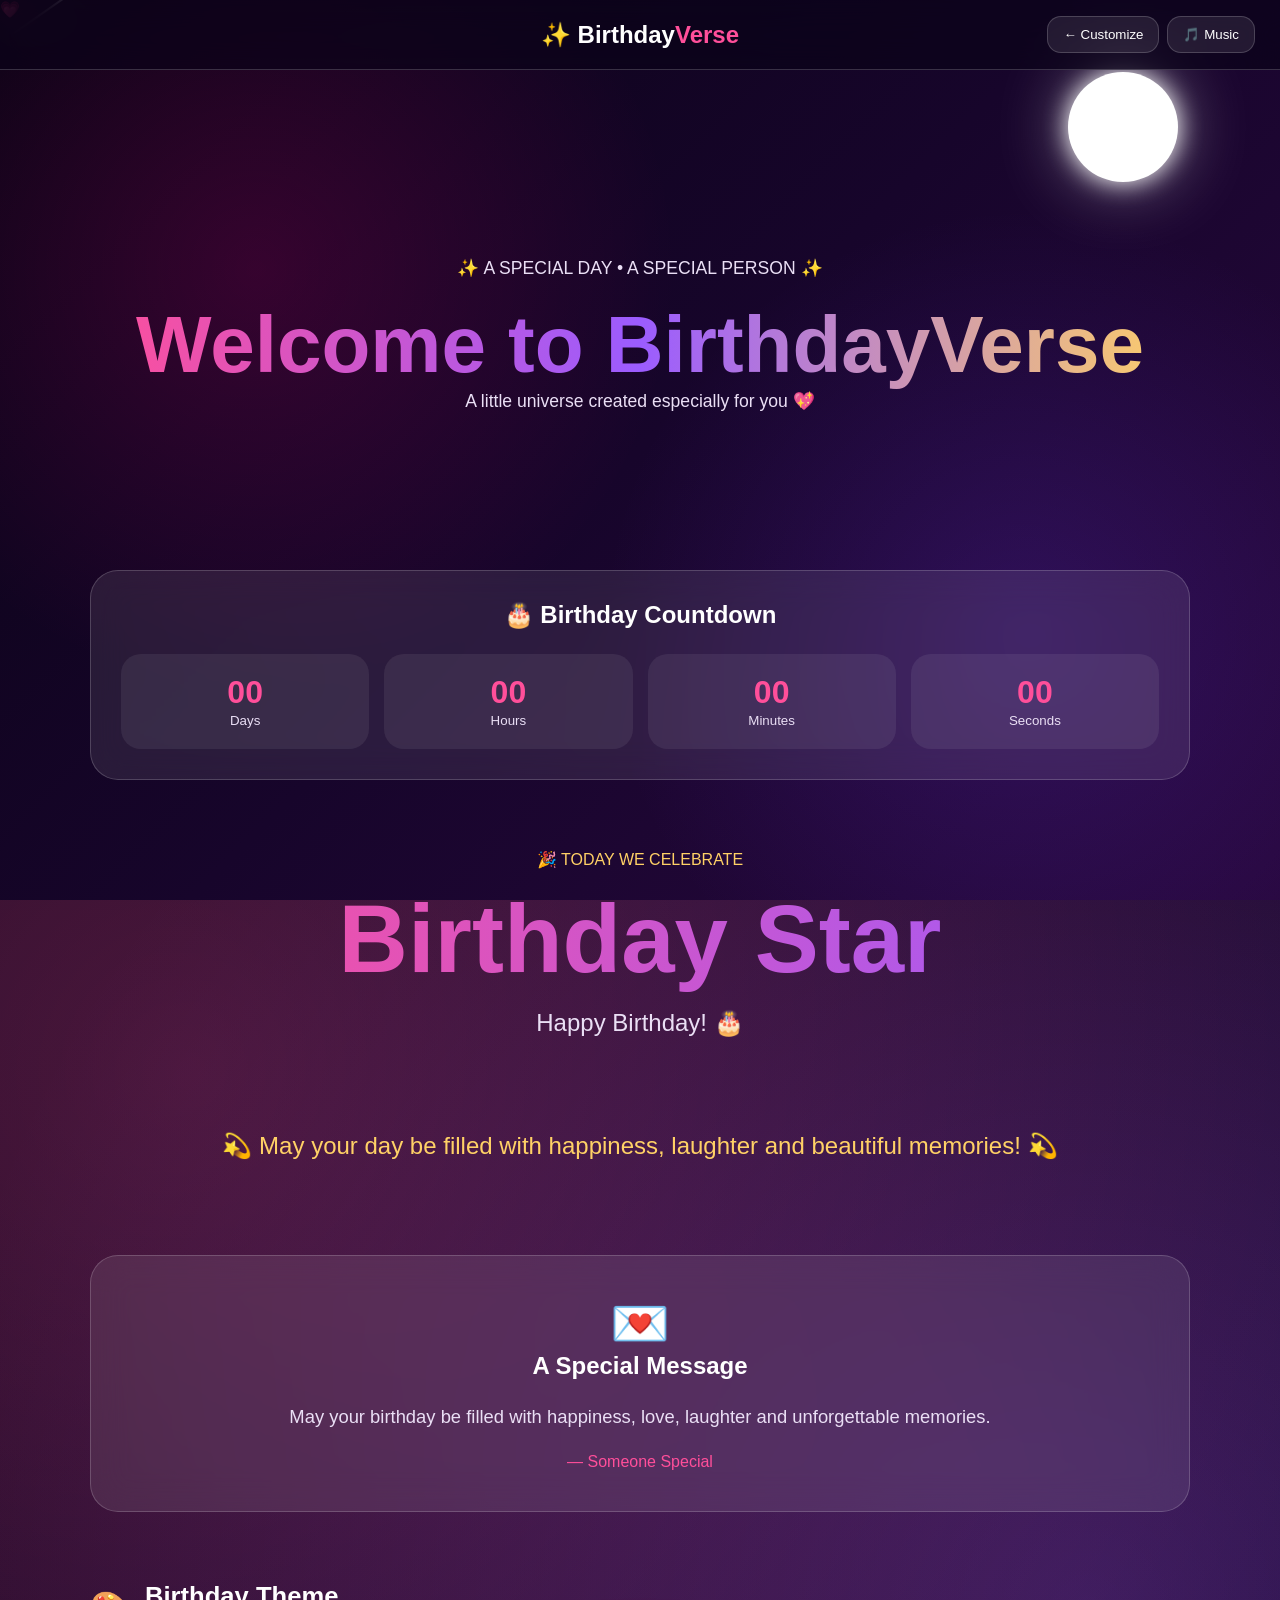
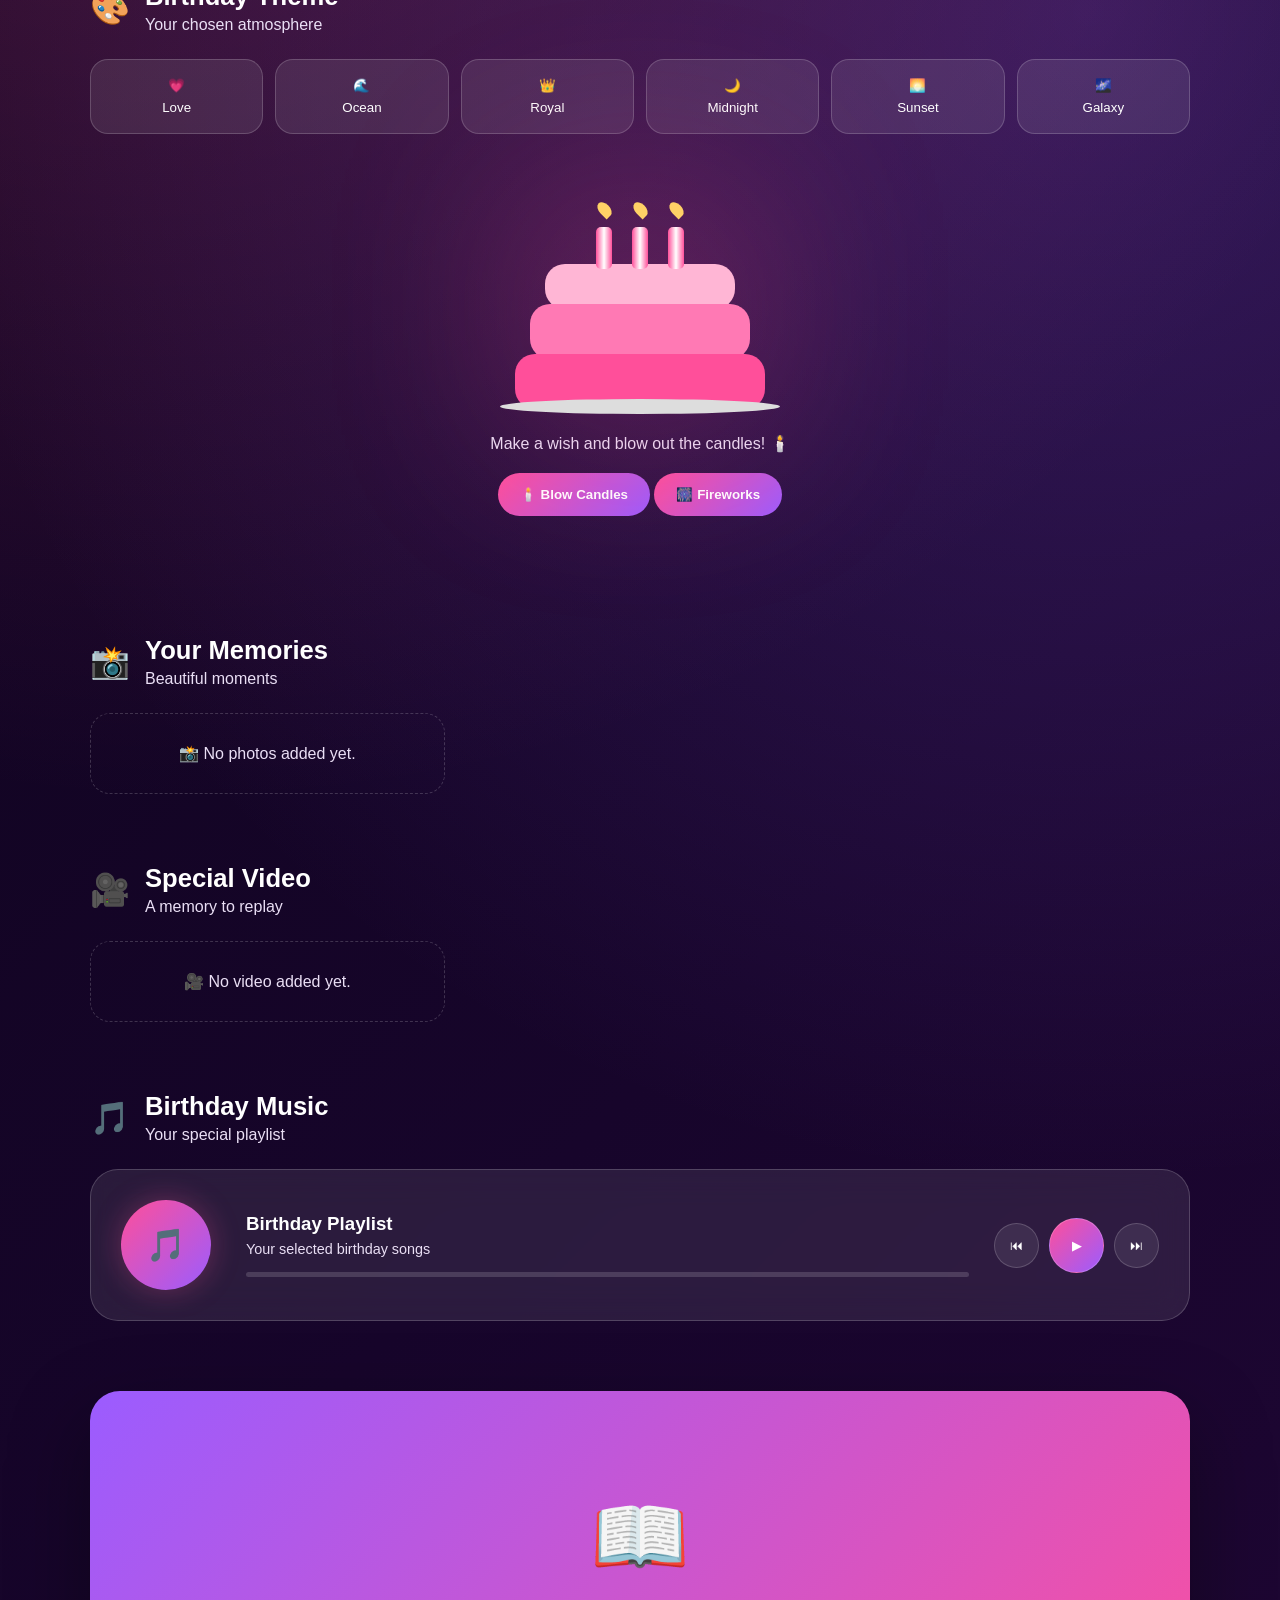
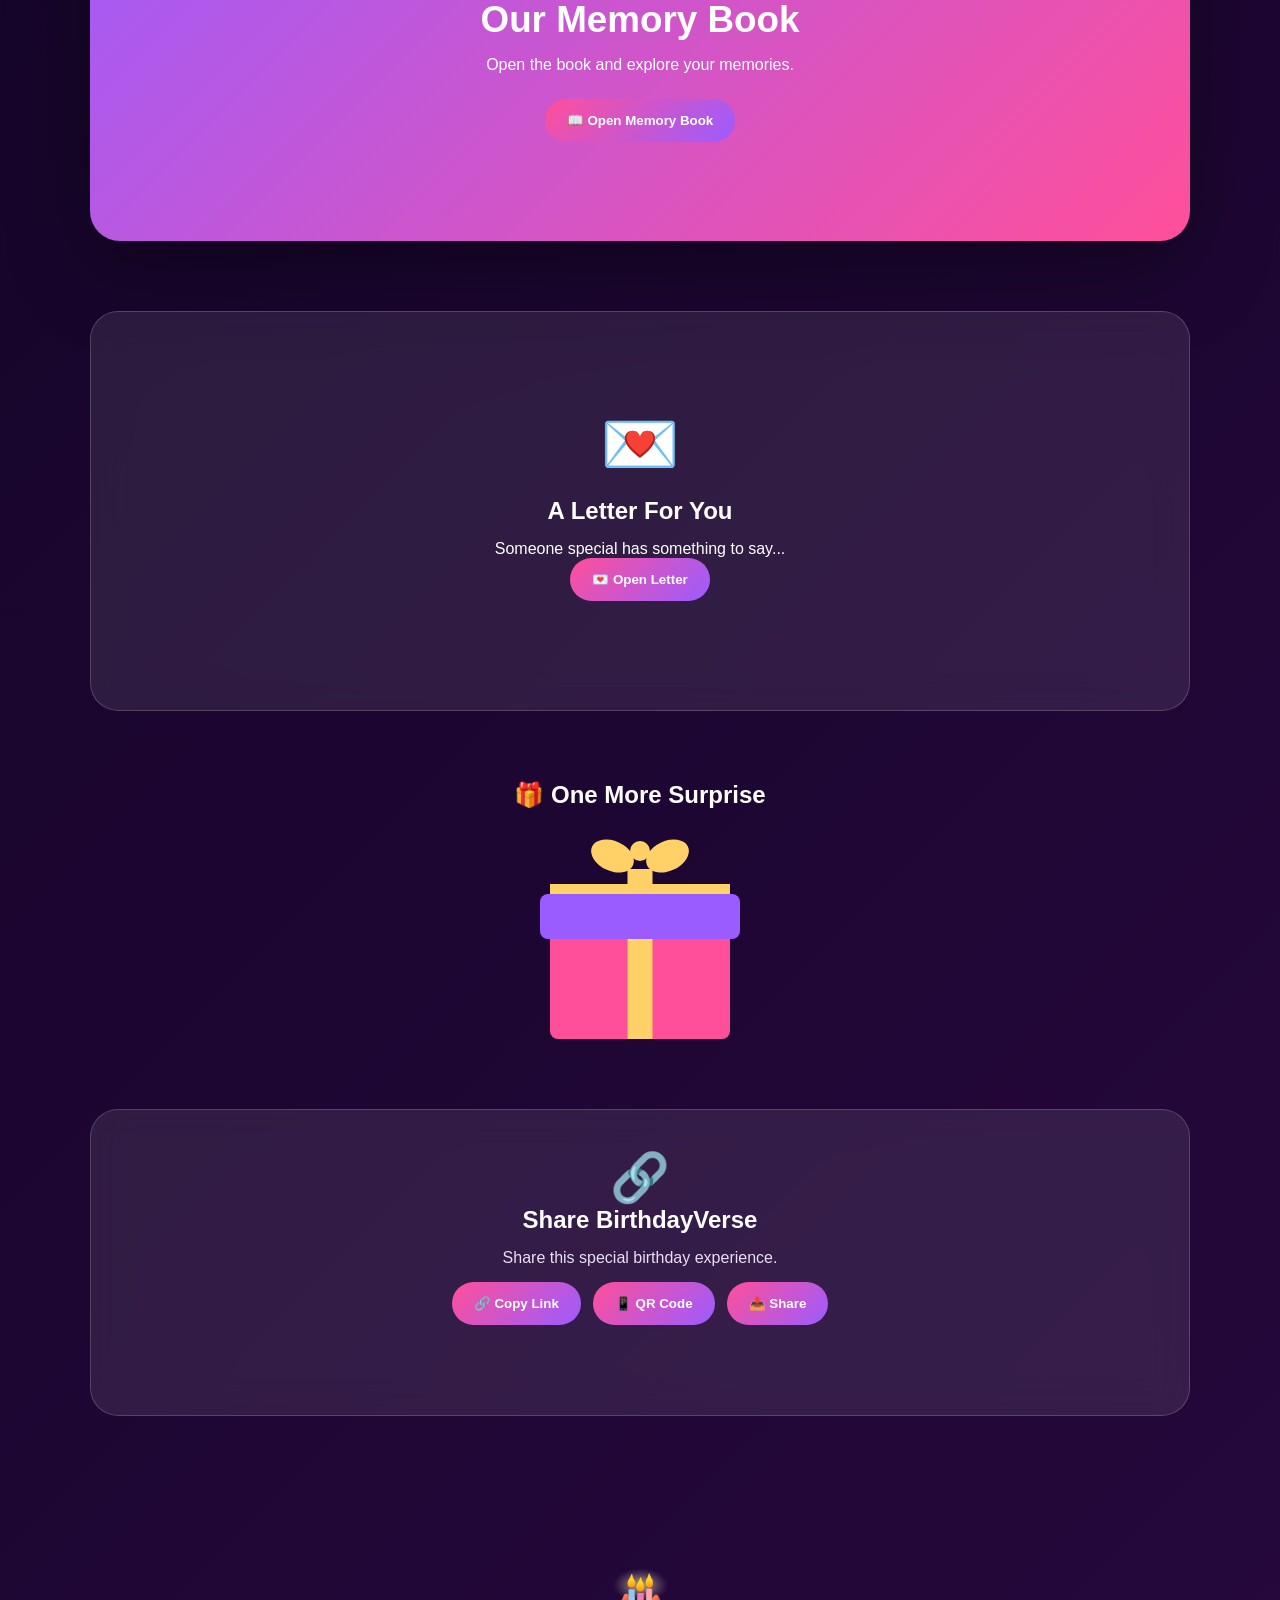
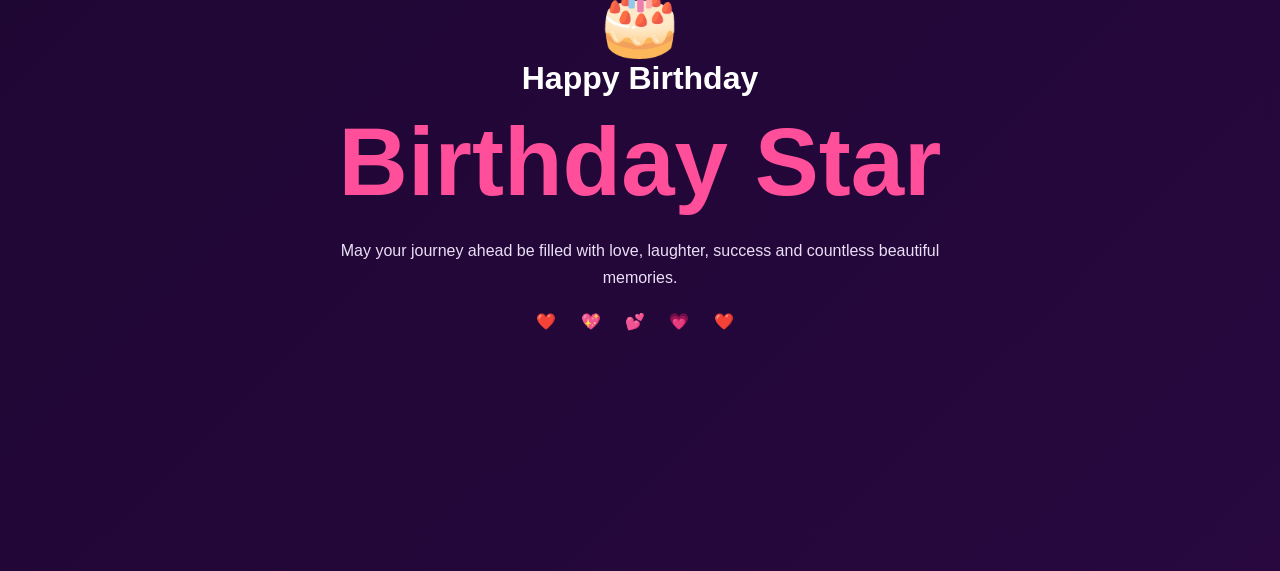
<file: index.html>
<!DOCTYPE html>
<html lang="en">
<head>
    <meta charset="UTF-8">
    <meta name="viewport" content="width=device-width, initial-scale=1.0">
    <meta name="theme-color" content="#ff4f9a">

    <title>BirthdayVerse 🎂</title>

    <link rel="stylesheet" href="style.css">
</head>

<body class="theme-love">

<div class="background">
    <div class="moon"></div>
    <div id="stars"></div>

    <div class="shooting-star"></div>
    <div class="shooting-star"></div>
    <div class="shooting-star"></div>

    <div class="heart">💗</div>
    <div class="heart">💗</div>
    <div class="heart">💗</div>
</div>

<header class="top-bar">

    <div class="brand">
        ✨ Birthday<span>Verse</span>
    </div>

    <div class="top-actions">

        <button
            class="back-button"
            onclick="goBack()">
            ← Customize
        </button>

        <button
            class="music-button"
            onclick="toggleMusic()">
            🎵 Music
        </button>

    </div>

</header>


<main class="celebration-page">

    <!-- WELCOME -->

    <section class="welcome-section reveal">

        <p class="welcome-label">
            ✨ A SPECIAL DAY • A SPECIAL PERSON ✨
        </p>

        <h1>
            Welcome to BirthdayVerse
        </h1>

        <p>
            A little universe created especially for you 💖
        </p>

    </section>


    <!-- COUNTDOWN -->

    <section class="countdown-card reveal">

        <h2>🎂 Birthday Countdown</h2>

        <div class="countdown">

            <div class="count-box">
                <span id="days">00</span>
                <small>Days</small>
            </div>

            <div class="count-box">
                <span id="hours">00</span>
                <small>Hours</small>
            </div>

            <div class="count-box">
                <span id="minutes">00</span>
                <small>Minutes</small>
            </div>

            <div class="count-box">
                <span id="seconds">00</span>
                <small>Seconds</small>
            </div>

        </div>

    </section>


    <!-- HERO -->

    <section class="hero-section reveal">

        <p class="birthday-subtitle">
            🎉 TODAY WE CELEBRATE
        </p>

        <h1 id="birthdayTitle">
            Birthday Star
        </h1>

        <h2 id="birthdaySubtitle">
            Happy Birthday! 🎂
        </h2>

        <p class="age-text" id="ageText"></p>

    </section>


    <!-- WISH -->

    <section class="wish-message reveal">

        💫 May your day be filled with happiness,
        laughter and beautiful memories! 💫

    </section>


    <!-- MESSAGE -->

    <section class="message-card reveal">

        <div class="message-icon">
            💌
        </div>

        <h2>A Special Message</h2>

        <p
            id="personalMessage"
            class="personal-message">
        </p>

        <p
            id="senderDisplay"
            class="sender-display">
        </p>

    </section>


    <!-- THEME -->

    <section class="reveal">

        <div class="section-heading">

            <span>🎨</span>

            <div>
                <h2>Birthday Theme</h2>
                <p>Your chosen atmosphere</p>
            </div>

        </div>

        <div class="theme-selector">

            <button
                class="theme-choice"
                data-theme="love">
                💗
                <span>Love</span>
            </button>

            <button
                class="theme-choice"
                data-theme="ocean">
                🌊
                <span>Ocean</span>
            </button>

            <button
                class="theme-choice"
                data-theme="royal">
                👑
                <span>Royal</span>
            </button>

            <button
                class="theme-choice"
                data-theme="midnight">
                🌙
                <span>Midnight</span>
            </button>

            <button
                class="theme-choice"
                data-theme="sunset">
                🌅
                <span>Sunset</span>
            </button>

            <button
                class="theme-choice"
                data-theme="galaxy">
                🌌
                <span>Galaxy</span>
            </button>

        </div>

    </section>


    <!-- CAKE -->

    <section class="cake-section reveal">

        <div class="cake">

            <div class="cake-glow"></div>

            <div class="candles">

                <div class="candle">
                    <div class="flame"></div>
                    <div class="candle-body"></div>
                </div>

                <div class="candle">
                    <div class="flame"></div>
                    <div class="candle-body"></div>
                </div>

                <div class="candle">
                    <div class="flame"></div>
                    <div class="candle-body"></div>
                </div>

            </div>

            <div class="cake-top"></div>
            <div class="cake-middle"></div>
            <div class="cake-bottom"></div>
            <div class="cake-plate"></div>

        </div>

        <p class="candle-instruction">
            Make a wish and blow out the candles! 🕯️
        </p>

        <button
            class="blow-button"
            onclick="blowCandles()">
            🕯️ Blow Candles
        </button>

        <button
            class="fireworks-button"
            onclick="startFireworks()">
            🎆 Fireworks
        </button>

        <p
            id="wishResult"
            class="wish-message">
        </p>

    </section>


    <!-- GALLERY -->

    <section class="reveal">

        <div class="section-heading">

            <span>📸</span>

            <div>
                <h2>Your Memories</h2>
                <p>Beautiful moments</p>
            </div>

        </div>

        <div
            id="photoGallery"
            class="photo-gallery">
        </div>

    </section>


    <!-- VIDEO -->

    <section class="reveal">

        <div class="section-heading">

            <span>🎥</span>

            <div>
                <h2>Special Video</h2>
                <p>A memory to replay</p>
            </div>

        </div>

        <div
            id="videoGallery"
            class="video-gallery">
        </div>

    </section>


    <!-- MUSIC -->

    <section class="reveal">

        <div class="section-heading">

            <span>🎵</span>

            <div>
                <h2>Birthday Music</h2>
                <p>Your special playlist</p>
            </div>

        </div>

        <div class="music-player">

            <div
                class="music-disc"
                id="musicDisc">
                🎵
            </div>

            <div class="music-info">

                <h3 id="songTitle">
                    Birthday Playlist
                </h3>

                <p>
                    Your selected birthday songs
                </p>

                <div class="music-progress">
                    <div id="musicProgress"></div>
                </div>

            </div>

            <div class="music-controls">

                <button
                    onclick="previousSong()">
                    ⏮
                </button>

                <button
                    class="play-music-button"
                    onclick="toggleMusic()">
                    ▶
                </button>

                <button
                    onclick="nextSong()">
                    ⏭
                </button>

            </div>

        </div>

    </section>


    <!-- MEMORY BOOK -->

    <section class="memory-book reveal">

        <div
            class="memory-cover"
            id="memoryCover">

            <div class="book-icon">
                📖
            </div>

            <h2>
                Our Memory Book
            </h2>

            <p>
                Open the book and explore your memories.
            </p>

            <button
                class="open-memory-book"
                onclick="openMemoryBook()">
                📖 Open Memory Book
            </button>

        </div>

        <div
            class="memory-pages"
            id="memoryPages">

            <button
                class="close-memory"
                onclick="closeMemoryBook()">
                ×
            </button>

            <div
                class="memory-page active">

                <span>Page 1</span>

                <h2>
                    ✨ A Beautiful Beginning
                </h2>

                <p>
                    Every beautiful memory begins
                    with a beautiful moment.
                </p>

            </div>

        </div>

    </section>


    <!-- LETTER -->

    <section class="birthday-letter reveal">

        <div
            class="letter-envelope"
            id="letterEnvelope">

            <div class="letter-seal">
                💌
            </div>

            <h2>
                A Letter For You
            </h2>

            <p>
                Someone special has something to say...
            </p>

            <button
                class="open-letter"
                onclick="openLetter()">
                💌 Open Letter
            </button>

        </div>

        <div
            class="letter-content"
            id="letterContent">

            <div class="letter-top">
                💌
            </div>

            <h2>
                Dear <span id="letterName">
                    Birthday Star
                </span>,
            </h2>

            <p id="letterText">
                Wishing you the happiest birthday
                and a year filled with beautiful
                moments, wonderful memories and
                endless happiness.
            </p>

            <p class="letter-ending">
                With love ❤️
                <br>
                <span id="letterSender">
                    Someone Special
                </span>
            </p>

        </div>

    </section>


    <!-- GIFT -->

    <section class="gift-section reveal">

        <h2>🎁 One More Surprise</h2>

        <div
            class="gift-box"
            id="giftBox"
            onclick="openGift()">

            <div class="gift-body"></div>

            <div class="gift-lid"></div>

            <div class="gift-ribbon-horizontal"></div>

            <div class="gift-ribbon-vertical"></div>

            <div class="gift-bow">

                <div class="bow-left"></div>
                <div class="bow-right"></div>
                <div class="bow-center"></div>

            </div>

        </div>

        <div
            class="gift-message"
            id="giftMessage">

            <div class="gift-message-icon">
                🎉
            </div>

            <h2>
                Surprise!
            </h2>

            <p>
                You deserve all the happiness
                in the universe! ❤️
            </p>

        </div>

    </section>


    <!-- SHARE -->

    <section class="share-card reveal">

        <div class="share-icon">
            🔗
        </div>

        <h2>
            Share BirthdayVerse
        </h2>

        <p>
            Share this special birthday experience.
        </p>

        <div class="share-buttons">

            <button onclick="copyLink()">
                🔗 Copy Link
            </button>

            <button onclick="showQR()">
                📱 QR Code
            </button>

            <button onclick="nativeShare()">
                📤 Share
            </button>

        </div>

        <p
            id="shareStatus"
            class="share-status">
        </p>

        <div
            class="qr-container"
            id="qrContainer">

            <img
                id="qrImage"
                alt="BirthdayVerse QR Code">

            <p>
                Scan to open BirthdayVerse
            </p>

        </div>

    </section>


    <!-- FINAL -->

    <section class="final-section reveal">

        <div class="final-cake">
            🎂
        </div>

        <h2>
            Happy Birthday
        </h2>

        <h1 id="finalName">
            Birthday Star
        </h1>

        <p>
            May your journey ahead be filled with
            love, laughter, success and countless
            beautiful memories.
        </p>

        <div class="final-hearts">
            ❤️ 💖 💕 💗 ❤️
        </div>

    </section>

</main>


<canvas id="fireworksCanvas"></canvas>


<div
    class="image-lightbox"
    id="imageLightbox">

    <button
        id="closeLightbox"
        onclick="closeLightbox()">
        ×
    </button>

    <button
        class="gallery-nav"
        onclick="previousImage()">
        ‹
    </button>

    <img
        id="lightboxImage"
        alt="Memory">

    <button
        class="gallery-nav"
        onclick="nextImage()">
        ›
    </button>

</div>


<audio
    id="birthdayAudio"
    preload="metadata">
</audio>


<script src="script.js" defer></script>

</body>
</html>
</file>
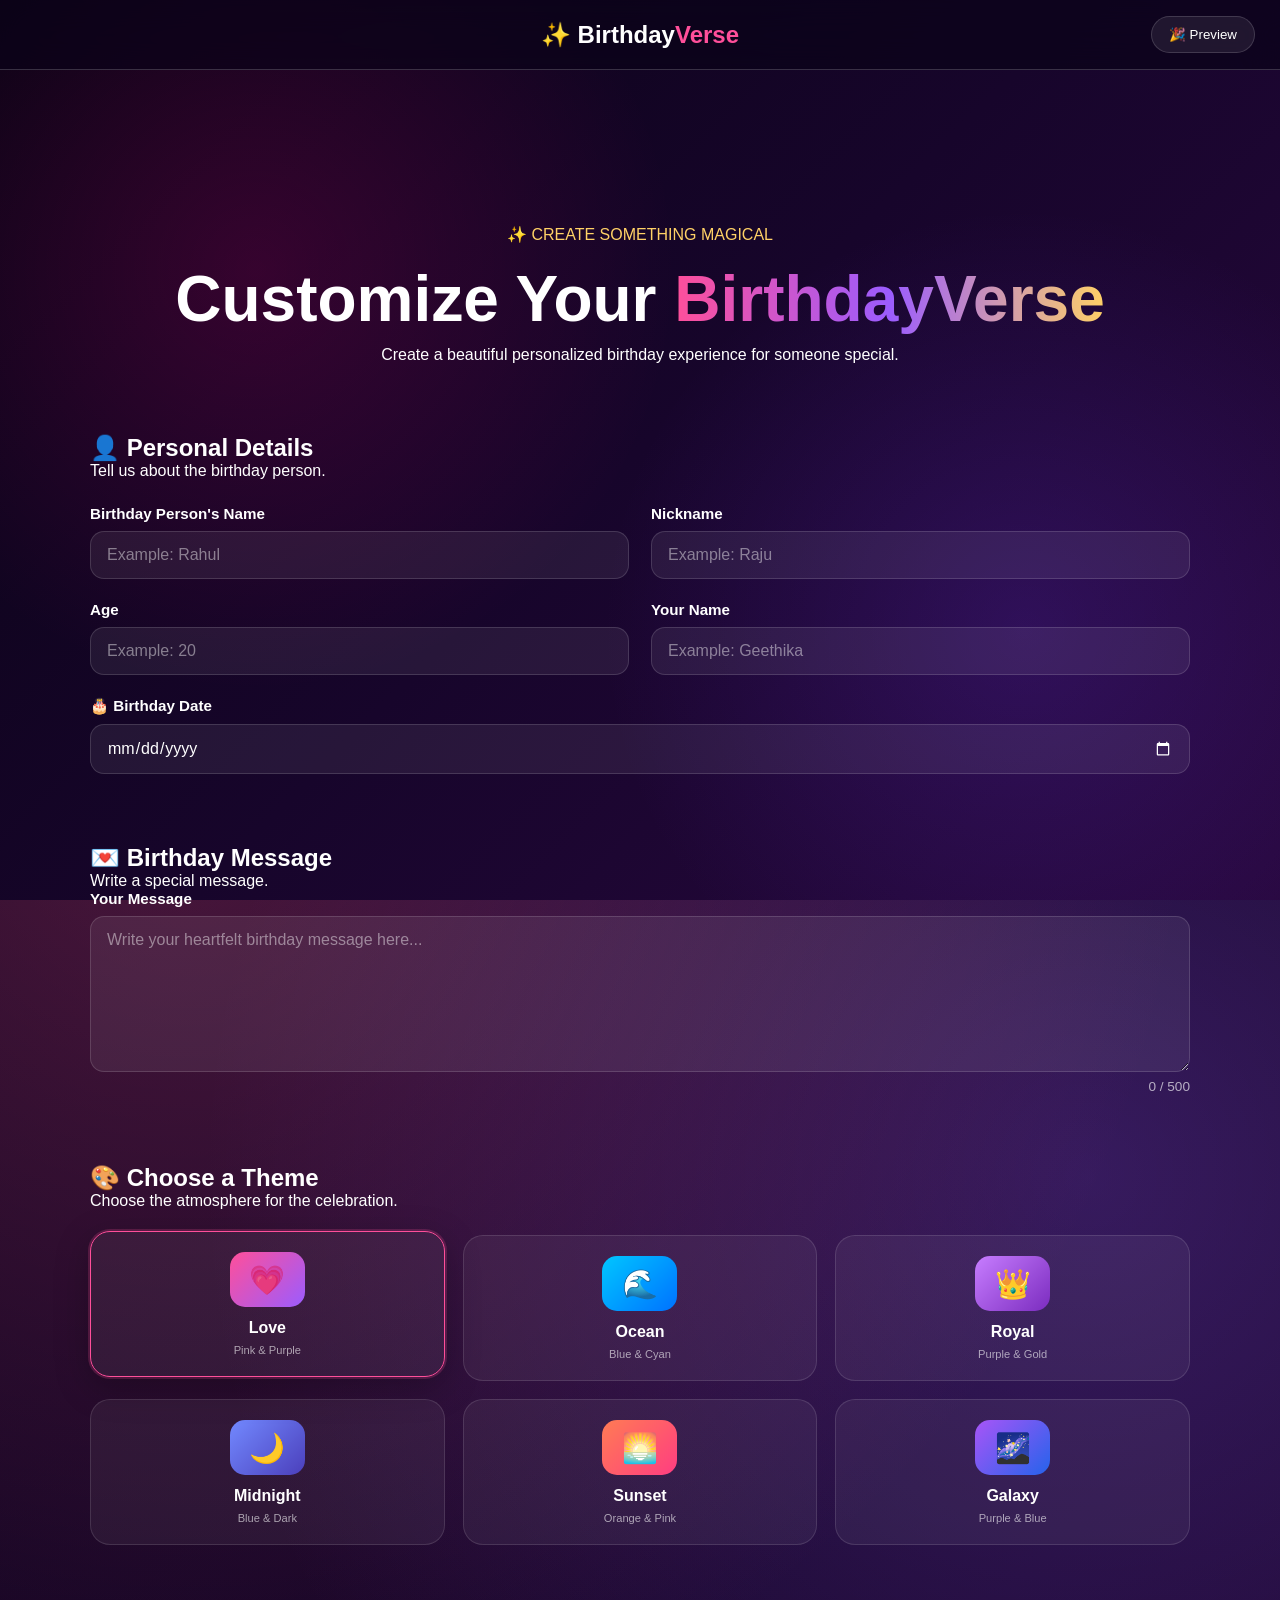
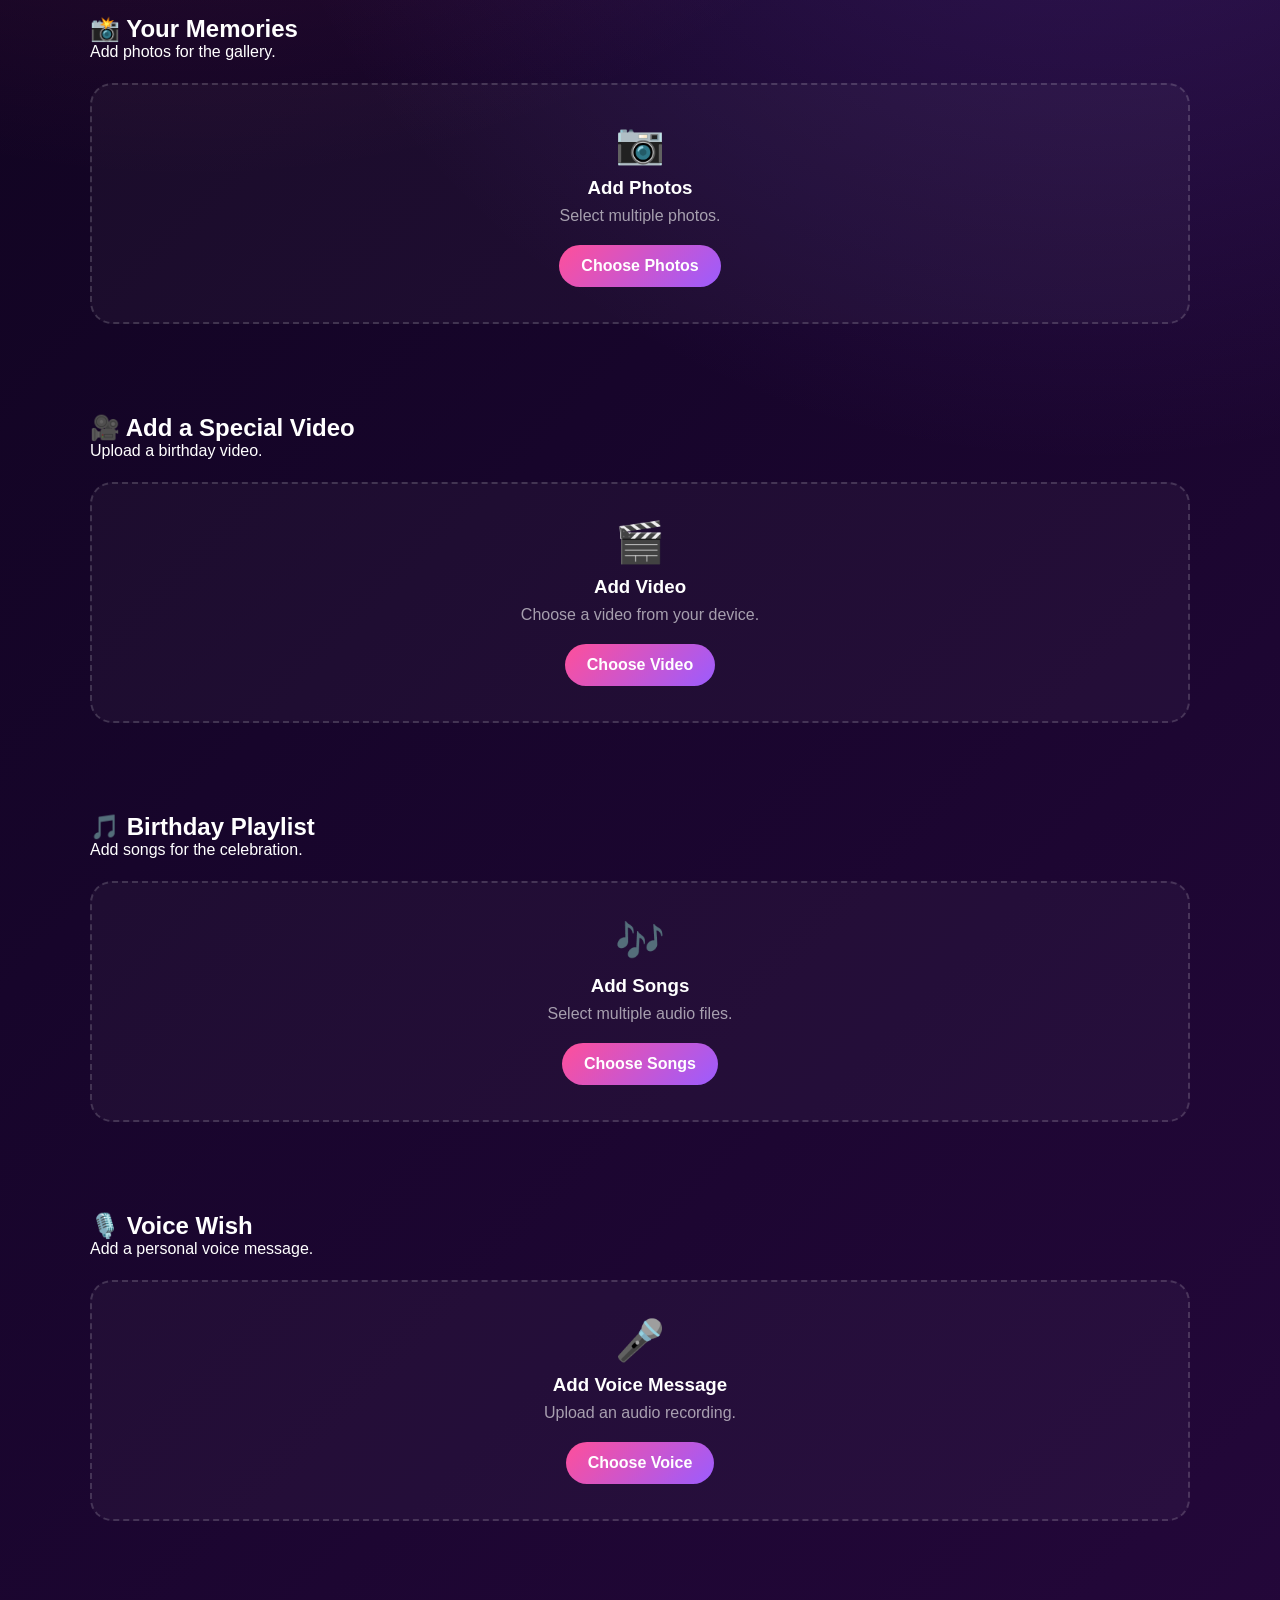
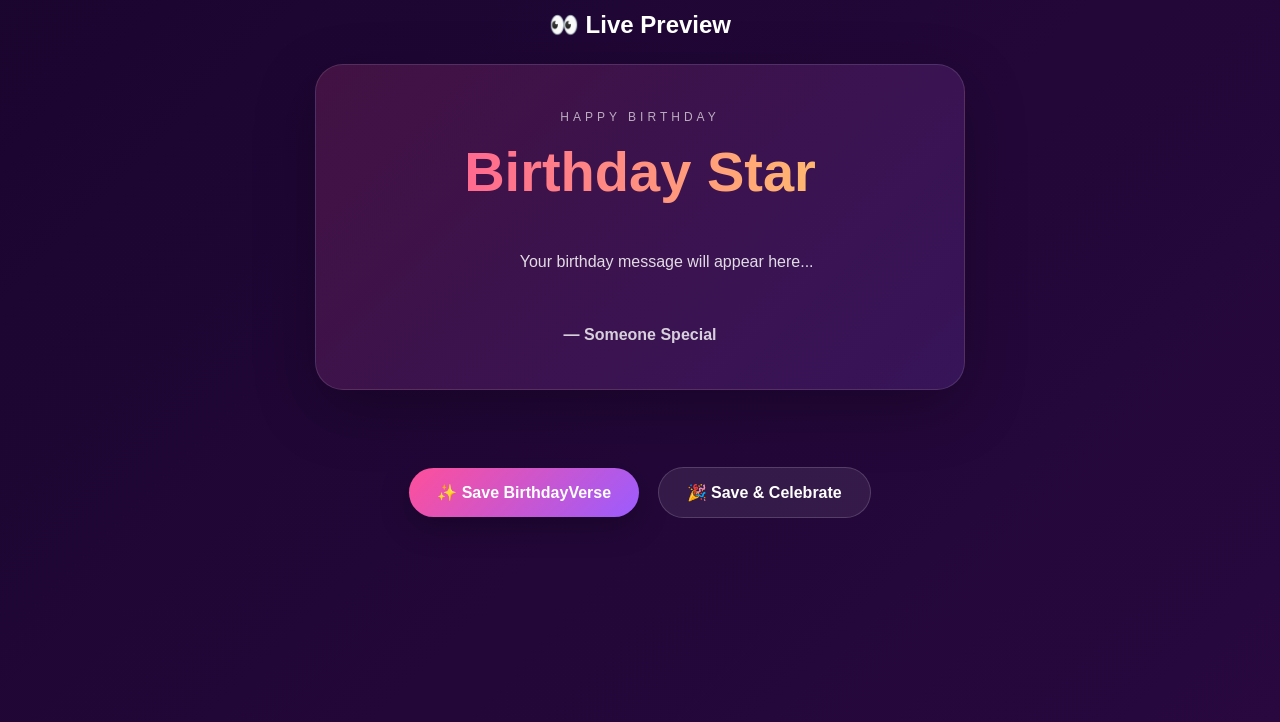
<file: customize.html>
<!DOCTYPE html>
<html lang="en">

<head>

    <meta charset="UTF-8">

    <meta
        name="viewport"
        content="width=device-width, initial-scale=1.0">

    <meta
        name="theme-color"
        content="#ff4f9a">

    <title>BirthdayVerse — Customize</title>

    <link
        rel="stylesheet"
        href="style.css">

</head>


<body class="theme-love customize-page">


<div class="background"></div>

<div id="stars"></div>


<header class="top-bar">

    <div class="brand">
        ✨ Birthday<span>Verse</span>
    </div>

    <div class="top-actions">

        <button
            type="button"
            class="glass-button"
            onclick="goToCelebration()">

            🎉 Preview

        </button>

    </div>

</header>


<main class="celebration-page">


<section class="customize-hero">

    <p class="welcome-label">
        ✨ CREATE SOMETHING MAGICAL
    </p>

    <h1>
        Customize Your
        <span>BirthdayVerse</span>
    </h1>

    <p>
        Create a beautiful personalized
        birthday experience for someone special.
    </p>

</section>


<section>

    <h2>👤 Personal Details</h2>

    <p>
        Tell us about the birthday person.
    </p>


    <div class="form-grid">


        <div class="form-group">

            <label for="name">
                Birthday Person's Name
            </label>

            <input
                type="text"
                id="name"
                placeholder="Example: Rahul">

        </div>


        <div class="form-group">

            <label for="nickname">
                Nickname
            </label>

            <input
                type="text"
                id="nickname"
                placeholder="Example: Raju">

        </div>


        <div class="form-group">

            <label for="age">
                Age
            </label>

            <input
                type="number"
                id="age"
                min="1"
                max="120"
                placeholder="Example: 20">

        </div>


        <div class="form-group">

            <label for="sender">
                Your Name
            </label>

            <input
                type="text"
                id="sender"
                placeholder="Example: Geethika">

        </div>


        <div class="form-group full-width">

            <label for="birthdayDate">
                🎂 Birthday Date
            </label>

            <input
                type="date"
                id="birthdayDate">

        </div>


    </div>

</section>


<section>

    <h2>💌 Birthday Message</h2>

    <p>
        Write a special message.
    </p>


    <div class="form-group">

        <label for="message">
            Your Message
        </label>

        <textarea
            id="message"
            maxlength="500"
            rows="7"
            placeholder="Write your heartfelt birthday message here..."></textarea>

    </div>


    <div class="message-counter">

        <span id="messageCounter">0</span>
        / 500

    </div>

</section>


<section>

    <h2>🎨 Choose a Theme</h2>

    <p>
        Choose the atmosphere for the celebration.
    </p>


    <div class="theme-grid">


        <button
            type="button"
            class="theme-option active"
            data-theme="love">

            <span class="theme-preview theme-love-preview">
                💗
            </span>

            <strong>Love</strong>

            <small>Pink & Purple</small>

        </button>


        <button
            type="button"
            class="theme-option"
            data-theme="ocean">

            <span class="theme-preview theme-ocean-preview">
                🌊
            </span>

            <strong>Ocean</strong>

            <small>Blue & Cyan</small>

        </button>


        <button
            type="button"
            class="theme-option"
            data-theme="royal">

            <span class="theme-preview theme-royal-preview">
                👑
            </span>

            <strong>Royal</strong>

            <small>Purple & Gold</small>

        </button>


        <button
            type="button"
            class="theme-option"
            data-theme="midnight">

            <span class="theme-preview theme-midnight-preview">
                🌙
            </span>

            <strong>Midnight</strong>

            <small>Blue & Dark</small>

        </button>


        <button
            type="button"
            class="theme-option"
            data-theme="sunset">

            <span class="theme-preview theme-sunset-preview">
                🌅
            </span>

            <strong>Sunset</strong>

            <small>Orange & Pink</small>

        </button>


        <button
            type="button"
            class="theme-option"
            data-theme="galaxy">

            <span class="theme-preview theme-galaxy-preview">
                🌌
            </span>

            <strong>Galaxy</strong>

            <small>Purple & Blue</small>

        </button>


    </div>

</section>


<section>

    <h2>📸 Your Memories</h2>

    <p>
        Add photos for the gallery.
    </p>


    <div class="upload-box">

        <div class="upload-icon">📷</div>

        <h3>Add Photos</h3>

        <p>
            Select multiple photos.
        </p>


        <label
            for="photoInput"
            class="upload-button">

            Choose Photos

        </label>


        <input
            type="file"
            id="photoInput"
            accept="image/*"
            multiple
            hidden>

    </div>


    <div
        id="photoPreview"
        class="upload-preview">
    </div>

</section>


<section>

    <h2>🎥 Add a Special Video</h2>

    <p>
        Upload a birthday video.
    </p>


    <div class="upload-box">

        <div class="upload-icon">🎬</div>

        <h3>Add Video</h3>

        <p>
            Choose a video from your device.
        </p>


        <label
            for="videoInput"
            class="upload-button">

            Choose Video

        </label>


        <input
            type="file"
            id="videoInput"
            accept="video/*"
            hidden>

    </div>


    <div
        id="videoPreview"
        class="upload-preview">
    </div>

</section>


<section>

    <h2>🎵 Birthday Playlist</h2>

    <p>
        Add songs for the celebration.
    </p>


    <div class="upload-box">

        <div class="upload-icon">🎶</div>

        <h3>Add Songs</h3>

        <p>
            Select multiple audio files.
        </p>


        <label
            for="musicInput"
            class="upload-button">

            Choose Songs

        </label>


        <input
            type="file"
            id="musicInput"
            accept="audio/*"
            multiple
            hidden>

    </div>


    <div
        id="musicPreview"
        class="upload-preview">
    </div>

</section>


<section>

    <h2>🎙️ Voice Wish</h2>

    <p>
        Add a personal voice message.
    </p>


    <div class="upload-box">

        <div class="upload-icon">🎤</div>

        <h3>Add Voice Message</h3>

        <p>
            Upload an audio recording.
        </p>


        <label
            for="voiceInput"
            class="upload-button">

            Choose Voice

        </label>


        <input
            type="file"
            id="voiceInput"
            accept="audio/*"
            hidden>

    </div>


    <div
        id="voicePreview"
        class="upload-preview">
    </div>

</section>


<section class="live-preview-section">

    <h2>👀 Live Preview</h2>


    <div class="preview-card">

        <p class="preview-small">
            HAPPY BIRTHDAY
        </p>

        <h2 id="previewName">
            Birthday Star
        </h2>

        <p id="previewMessage">
            Your birthday message will appear here...
        </p>

        <p id="previewSender">
            — Someone Special
        </p>

    </div>

</section>


<section class="save-section">

    <button
        type="button"
        id="saveButton"
        class="primary-button">

        ✨ Save BirthdayVerse

    </button>


    <button
        type="button"
        id="celebrateButton"
        class="secondary-button">

        🎉 Save & Celebrate

    </button>


    <p
        id="saveStatus"
        class="save-status">
    </p>

</section>


</main>


<script
    src="customize.js"
    defer>
</script>

</body>
</html>
</file>
<file: style.css>
* {
    margin: 0;
    padding: 0;
    box-sizing: border-box;
}

:root {
    --primary: #ff4f9a;
    --secondary: #9b5cff;
    --accent: #ffd166;

    --text: #ffffff;
    --soft: #eadff5;

    --card: rgba(255,255,255,.09);
    --border: rgba(255,255,255,.18);
}

html {
    scroll-behavior: smooth;
}

body {
    min-height: 100vh;

    color: var(--text);

    font-family:
        Arial,
        Helvetica,
        sans-serif;

    overflow-x: hidden;

    background:
        radial-gradient(
            circle at 15% 20%,
            rgba(255,79,154,.25),
            transparent 30%
        ),

        radial-gradient(
            circle at 85% 30%,
            rgba(155,92,255,.25),
            transparent 30%
        ),

        linear-gradient(
            135deg,
            #090314,
            #17052b,
            #28083f
        );
}


/* =========================
   THEMES
========================= */

body.theme-love {
    --primary: #ff4f9a;
    --secondary: #9b5cff;
    --accent: #ffd166;
}

body.theme-ocean {
    --primary: #00c6ff;
    --secondary: #0072ff;
    --accent: #6fffe9;
}

body.theme-royal {
    --primary: #c77dff;
    --secondary: #7b2cbf;
    --accent: #ffd166;
}

body.theme-midnight {
    --primary: #7289ff;
    --secondary: #4b3fbb;
    --accent: #a9def9;
}

body.theme-sunset {
    --primary: #ff7b54;
    --secondary: #ff3d81;
    --accent: #ffd166;
}

body.theme-galaxy {
    --primary: #a855f7;
    --secondary: #2563eb;
    --accent: #f0abfc;
}


/* =========================
   BACKGROUND
========================= */

.background {
    position: fixed;

    inset: 0;

    z-index: -10;

    overflow: hidden;

    background:
        radial-gradient(
            circle at 20% 30%,
            rgba(255,0,128,.16),
            transparent 35%
        ),

        radial-gradient(
            circle at 80% 70%,
            rgba(120,60,255,.18),
            transparent 35%
        ),

        linear-gradient(
            135deg,
            #090314,
            #17052b,
            #28083f
        );
}

.moon {
    position: absolute;

    width: 110px;
    height: 110px;

    right: 8%;
    top: 8%;

    border-radius: 50%;

    background: #fff;

    box-shadow:
        0 0 25px #fff,
        0 0 70px rgba(255,255,255,.5);
}

#stars {
    position: absolute;
    inset: 0;
}

.star {
    position: absolute;

    width: 2px;
    height: 2px;

    border-radius: 50%;

    background: white;

    animation:
        twinkle 2s infinite alternate;
}

@keyframes twinkle {

    from {
        opacity: .2;
        transform: scale(.7);
    }

    to {
        opacity: 1;
        transform: scale(1.5);
    }

}

.shooting-star {
    position: absolute;

    width: 120px;
    height: 2px;

    background:
        linear-gradient(
            90deg,
            transparent,
            #fff
        );

    transform: rotate(-35deg);

    animation:
        shoot 5s linear infinite;
}

.shooting-star:nth-child(2) {
    top: 20%;
    left: -150px;
    animation-delay: 1s;
}

.shooting-star:nth-child(3) {
    top: 45%;
    left: -150px;
    animation-delay: 3s;
}

.shooting-star:nth-child(4) {
    top: 70%;
    left: -150px;
    animation-delay: 5s;
}

@keyframes shoot {

    0% {
        transform:
            translate(-100px,-100px)
            rotate(-35deg);

        opacity: 0;
    }

    20% {
        opacity: 1;
    }

    100% {
        transform:
            translate(110vw,80vh)
            rotate(-35deg);

        opacity: 0;
    }

}

.heart {
    position: absolute;

    color: var(--primary);

    opacity: .3;

    animation:
        floatHeart 8s infinite ease-in-out;
}

.heart:nth-child(1) {
    left: 10%;
    top: 60%;
}

.heart:nth-child(2) {
    right: 15%;
    top: 45%;
    animation-delay: 2s;
}

.heart:nth-child(3) {
    left: 50%;
    top: 80%;
    animation-delay: 4s;
}

@keyframes floatHeart {

    0%,100% {
        transform:
            translateY(0)
            rotate(0);
    }

    50% {
        transform:
            translateY(-50px)
            rotate(15deg);
    }

}


/* =========================
   TOP BAR
========================= */

.top-bar {
    position: sticky;

    top: 0;

    z-index: 1000;

    height: 70px;

    display: flex;

    align-items: center;

    justify-content: space-between;

    padding: 0 25px;

    background:
        rgba(10,4,25,.7);

    backdrop-filter:
        blur(18px);

    border-bottom:
        1px solid var(--border);
}

.brand {
    position: absolute;

    left: 50%;

    transform:
        translateX(-50%);

    font-size: 1.5rem;

    font-weight: 800;
}

.brand span {
    color: var(--primary);
}

.top-actions {
    display: flex;

    gap: 8px;

    margin-left: auto;
}

.back-button,
.music-button,
.install-button {

    border:
        1px solid var(--border);

    background:
        var(--card);

    color: white;

    border-radius: 14px;

    padding:
        10px 15px;

    cursor: pointer;

    transition: .3s;
}

.back-button:hover,
.music-button:hover,
.install-button:hover {

    transform:
        translateY(-2px);

    background:
        rgba(255,255,255,.15);
}

.install-button {
    color: var(--accent);
}


/* =========================
   MAIN
========================= */

.celebration-page {

    width: 100%;

    max-width: 1150px;

    margin: auto;

    padding:
        30px 25px 90px;
}

section {

    width: 100%;

    margin:
        70px auto;
}

.reveal {

    opacity: 0;

    transform:
        translateY(35px);

    transition:
        1s ease;
}

.reveal.visible {

    opacity: 1;

    transform:
        translateY(0);
}


/* =========================
   WELCOME
========================= */

.welcome-section {

    text-align: center;

    min-height: 330px;

    display: flex;

    flex-direction: column;

    justify-content: center;
}

.welcome-label {

    color: var(--accent);

    margin-bottom: 20px;
}

.welcome-section h1 {

    min-height: 70px;

    font-size:
        clamp(
            2.3rem,
            7vw,
            5rem
        );

    background:
        linear-gradient(
            90deg,
            var(--primary),
            var(--secondary),
            var(--accent)
        );

    -webkit-background-clip: text;

    color: transparent;
}

.welcome-section p {

    color: var(--soft);

    font-size: 1.1rem;
}


/* =========================
   CARDS
========================= */

.countdown-card,
.message-card,
.music-player,
.share-card,
.birthday-letter,
.balloon-score {

    background:
        var(--card);

    border:
        1px solid var(--border);

    backdrop-filter:
        blur(18px);

    border-radius:
        28px;
}


/* =========================
   COUNTDOWN
========================= */

.countdown-card {

    padding: 30px;

    text-align: center;
}

.countdown-card h2 {

    margin-bottom: 25px;
}

.countdown {

    display: grid;

    grid-template-columns:
        repeat(4,1fr);

    gap: 15px;
}

.count-box {

    padding:
        20px 10px;

    border-radius: 20px;

    background:
        rgba(255,255,255,.07);
}

.count-box span {

    display: block;

    font-size: 2rem;

    font-weight: 800;

    color:
        var(--primary);
}

.count-box small {

    color:
        var(--soft);
}


/* =========================
   HERO
========================= */

.hero-section {

    text-align: center;
}

.birthday-subtitle {

    color:
        var(--accent);
}

#birthdayTitle {

    font-size:
        clamp(
            2.5rem,
            8vw,
            6rem
        );

    margin:
        15px 0;

    background:
        linear-gradient(
            90deg,
            var(--primary),
            var(--secondary)
        );

    -webkit-background-clip: text;

    color: transparent;
}

#birthdaySubtitle {

    color:
        var(--soft);

    font-weight:
        normal;
}

.age-text {

    margin-top: 20px;

    color:
        var(--accent);

    font-size:
        1.3rem;
}


/* =========================
   HEADINGS
========================= */

.section-heading {

    display: flex;

    gap: 15px;

    align-items: center;

    margin-bottom: 25px;
}

.section-heading > span {

    font-size:
        2rem;
}

.section-heading h2 {

    font-size:
        1.6rem;
}

.section-heading p {

    color:
        var(--soft);

    margin-top: 5px;
}


/* =========================
   THEMES
========================= */

.theme-selector {

    display: grid;

    grid-template-columns:
        repeat(6,1fr);

    gap: 12px;
}

.theme-choice {

    border:
        1px solid var(--border);

    background:
        var(--card);

    color: white;

    border-radius: 18px;

    padding:
        18px 8px;

    cursor: pointer;

    transition: .3s;
}

.theme-choice span {

    display: block;

    margin-top: 7px;
}

.theme-choice:hover,
.theme-choice.active {

    transform:
        translateY(-5px);

    border-color:
        var(--primary);

    box-shadow:
        0 10px 30px
        rgba(0,0,0,.25);
}


/* =========================
   CAKE
========================= */

.cake-section {

    text-align: center;

    position: relative;
}

.cake {

    position: relative;

    width: 260px;
    height: 210px;

    margin: auto;
}

.cake-glow {

    position: absolute;

    width: 280px;
    height: 280px;

    left: 50%;
    top: 50%;

    transform:
        translate(-50%,-50%);

    background:
        var(--primary);

    filter:
        blur(90px);

    opacity:
        .2;
}

.cake-top,
.cake-middle,
.cake-bottom {

    position: absolute;

    left: 50%;

    transform:
        translateX(-50%);

    border-radius:
        20px;
}

.cake-top {

    top: 60px;

    width: 190px;
    height: 45px;

    background:
        #ffb6d5;
}

.cake-middle {

    top: 100px;

    width: 220px;
    height: 55px;

    background:
        #ff79b4;
}

.cake-bottom {

    top: 150px;

    width: 250px;
    height: 55px;

    background:
        #ff4f9a;
}

.cake-plate {

    position: absolute;

    bottom: 0;
    left: 50%;

    transform:
        translateX(-50%);

    width: 280px;
    height: 15px;

    border-radius: 50%;

    background:
        #ddd;
}

.candles {

    position: absolute;

    top: 15px;
    left: 50%;

    transform:
        translateX(-50%);

    display: flex;

    gap: 20px;

    z-index: 5;
}

.candle {

    position: relative;

    width: 16px;
    height: 50px;
}

.candle-body {

    position: absolute;

    bottom: 0;

    width: 16px;
    height: 42px;

    border-radius: 5px;

    background:
        linear-gradient(
            90deg,
            var(--primary),
            #fff,
            var(--primary)
        );
}

.flame {

    position: absolute;

    top: -18px;
    left: 3px;

    width: 11px;
    height: 17px;

    border-radius:
        50% 50% 50% 0;

    background:
        var(--accent);

    transform:
        rotate(-45deg);

    animation:
        flame 1s infinite alternate;
}

@keyframes flame {

    to {
        transform:
            rotate(-45deg)
            scale(1.15);
    }

}

.candle.blown .flame {

    opacity: 0;

    transform:
        scale(0);
}

.candle-instruction {

    margin:
        20px 0;

    color:
        var(--soft);
}

.blow-button,
.fireworks-button,
.open-memory-book,
.open-letter,
.share-buttons button,
.install-confirm-button {

    border: none;

    color: white;

    background:
        linear-gradient(
            135deg,
            var(--primary),
            var(--secondary)
        );

    padding:
        14px 22px;

    border-radius:
        30px;

    cursor: pointer;

    font-weight: bold;

    transition: .3s;
}

.blow-button:hover,
.fireworks-button:hover,
.open-memory-book:hover,
.open-letter:hover,
.share-buttons button:hover,
.install-confirm-button:hover {

    transform:
        translateY(-3px)
        scale(1.03);
}


/* =========================
   WISH
========================= */

.wish-message {

    text-align: center;

    font-size: 1.5rem;

    padding: 25px;

    color:
        var(--accent);
}


/* =========================
   MESSAGE
========================= */

.message-card {

    padding: 40px;

    text-align: center;
}

.message-icon {

    font-size:
        3rem;
}

.personal-message {

    max-width:
        800px;

    margin:
        20px auto;

    line-height:
        1.8;

    font-size:
        1.15rem;

    color:
        var(--soft);
}

.sender-display {

    color:
        var(--primary);
}


/* =========================
   GALLERY
========================= */

.photo-gallery,
.video-gallery {

    display: grid;

    grid-template-columns:
        repeat(
            3,
            minmax(0,1fr)
        );

    gap: 18px;
}

.photo-item,
.video-item {

    overflow: hidden;

    border-radius: 20px;

    border:
        1px solid var(--border);

    background:
        rgba(255,255,255,.07);
}

.photo-item img,
.video-item video {

    display: block;

    width: 100%;

    height: 260px;

    object-fit: cover;
}

.photo-item img {

    cursor: pointer;

    transition:
        .5s;
}

.photo-item:hover img {

    transform:
        scale(1.08);
}

.empty-gallery {

    text-align: center;

    padding: 30px;

    color:
        var(--soft);

    border:
        1px dashed var(--border);

    border-radius: 20px;
}


/* =========================
   MEMORY BOOK
========================= */

.memory-book {

    position: relative;

    min-height: 450px;
}

.memory-cover {

    min-height: 450px;

    border-radius: 30px;

    background:
        linear-gradient(
            135deg,
            var(--secondary),
            var(--primary)
        );

    display: flex;

    flex-direction: column;

    justify-content: center;

    align-items: center;

    text-align: center;

    padding: 40px;

    box-shadow:
        0 30px 80px
        rgba(0,0,0,.35);
}

.book-icon {

    font-size:
        5rem;

    margin-bottom:
        15px;
}

.book-sparkle {

    position: absolute;

    font-size:
        2rem;

    animation:
        sparkle 2s infinite;
}

@keyframes sparkle {

    50% {
        transform:
            scale(1.4)
            rotate(20deg);
    }

}

.memory-cover h2 {

    font-size:
        2.3rem;
}

.memory-cover p {

    margin:
        15px 0 25px;
}

.memory-pages {

    display: none;

    position: absolute;

    inset: 0;

    background:
        #fff8ec;

    color:
        #4b3040;

    border-radius:
        30px;

    padding:
        60px 50px 40px;

    overflow:
        hidden;
}

.memory-book.open
.memory-pages {

    display:
        block;
}

.memory-page {

    display:
        none;

    text-align:
        center;

    height:
        100%;
}

.memory-page.active {

    display:
        flex;

    flex-direction:
        column;

    justify-content:
        center;

    align-items:
        center;
}

.memory-page span {

    color:
        var(--secondary);

    font-weight:
        bold;
}

.memory-page h2 {

    margin:
        15px;
}

.memory-page p {

    max-width:
        650px;

    line-height:
        1.8;
}

.memory-page img {

    max-width:
        75%;

    max-height:
        230px;

    object-fit:
        cover;

    border-radius:
        15px;
}

.close-memory {

    position:
        absolute;

    top:
        15px;

    right:
        18px;

    border:
        none;

    background:
        none;

    font-size:
        2rem;

    cursor:
        pointer;
}


/* =========================
   BALLOONS
========================= */

.balloon-score {

    width:
        fit-content;

    margin:
        auto;

    padding:
        12px 25px;
}

.balloon-score strong {

    color:
        var(--accent);
}


/* =========================
   MUSIC
========================= */

.music-player {

    padding:
        30px;

    display:
        grid;

    grid-template-columns:
        100px 1fr auto;

    align-items:
        center;

    gap:
        25px;
}

.music-disc {

    width:
        90px;

    height:
        90px;

    display:
        grid;

    place-items:
        center;

    border-radius:
        50%;

    background:
        linear-gradient(
            135deg,
            var(--primary),
            var(--secondary)
        );

    font-size:
        2rem;

    box-shadow:
        0 0 30px
        rgba(255,79,154,.3);
}

.music-disc.playing {

    animation:
        spin 3s linear infinite;
}

@keyframes spin {

    to {
        transform:
            rotate(360deg);
    }

}

.music-info h3 {

    margin-bottom:
        6px;
}

.music-info p {

    color:
        var(--soft);

    font-size:
        .9rem;
}

.music-progress {

    width:
        100%;

    height:
        5px;

    margin-top:
        15px;

    background:
        rgba(255,255,255,.15);

    border-radius:
        20px;

    overflow:
        hidden;
}

#musicProgress {

    width:
        0;

    height:
        100%;

    background:
        var(--primary);
}

.music-time {

    display:
        flex;

    justify-content:
        space-between;

    color:
        var(--soft);

    font-size:
        .75rem;

    margin-top:
        5px;
}

.music-controls {

    display:
        flex;

    align-items:
        center;

    gap:
        10px;
}

.music-controls button {

    border:
        1px solid var(--border);

    background:
        rgba(255,255,255,.08);

    color:
        white;

    border-radius:
        50%;

    width:
        45px;

    height:
        45px;

    cursor:
        pointer;
}

.music-controls
.play-music-button {

    background:
        linear-gradient(
            135deg,
            var(--primary),
            var(--secondary)
        );

    width:
        55px;

    height:
        55px;
}


/* =========================
   LETTER
========================= */

.birthday-letter {

    min-height:
        400px;

    padding:
        35px;
}

.letter-envelope {

    text-align:
        center;

    padding:
        60px 20px;
}

.letter-seal {

    font-size:
        4rem;
}

.letter-envelope h2 {

    margin:
        15px;
}

.letter-content {

    display:
        none;

    color:
        #3d2732;

    background:
        #fff8ec;

    border-radius:
        20px;

    padding:
        45px;

    line-height:
        1.9;
}

.birthday-letter.opened
.letter-envelope {

    display:
        none;
}

.birthday-letter.opened
.letter-content {

    display:
        block;

    animation:
        letterOpen 1s ease;
}

@keyframes letterOpen {

    from {
        opacity: 0;
        transform:
            scale(.8)
            rotateX(20deg);
    }

    to {
        opacity: 1;
        transform:
            scale(1)
            rotateX(0);
    }

}

.letter-top {

    font-size:
        2rem;
}

.letter-content h2 {

    margin:
        15px 0;
}

.letter-ending {

    margin-top:
        25px;

    color:
        var(--primary);
}


/* =========================
   GIFT
========================= */

.gift-section {

    text-align:
        center;
}

.gift-box {

    position:
        relative;

    width:
        180px;

    height:
        170px;

    margin:
        60px auto 25px;

    cursor:
        pointer;

    transition:
        .3s;
}

.gift-box:hover {

    transform:
        translateY(-8px);
}

.gift-body {

    position:
        absolute;

    bottom:
        0;

    width:
        180px;

    height:
        120px;

    background:
        var(--primary);

    border-radius:
        8px;
}

.gift-lid {

    position:
        absolute;

    top:
        25px;

    left:
        -10px;

    width:
        200px;

    height:
        45px;

    background:
        var(--secondary);

    border-radius:
        8px;

    z-index:
        3;

    transition:
        .8s;
}

.gift-box.open
.gift-lid {

    transform:
        translateY(-55px)
        rotate(-7deg);
}

.gift-ribbon-horizontal {

    position:
        absolute;

    width:
        100%;

    height:
        15px;

    top:
        15px;

    background:
        var(--accent);
}

.gift-ribbon-vertical {

    position:
        absolute;

    left:
        50%;

    transform:
        translateX(-50%);

    width:
        25px;

    height:
        100%;

    background:
        var(--accent);
}

.gift-bow {

    position:
        absolute;

    top:
        -28px;

    left:
        50%;

    transform:
        translateX(-50%);
}

.bow-left,
.bow-right {

    position:
        absolute;

    width:
        45px;

    height:
        30px;

    background:
        var(--accent);

    border-radius:
        50%;
}

.bow-left {

    right:
        5px;

    transform:
        rotate(25deg);
}

.bow-right {

    left:
        5px;

    transform:
        rotate(-25deg);
}

.bow-center {

    position:
        absolute;

    left:
        50%;

    transform:
        translateX(-50%);

    width:
        20px;

    height:
        20px;

    background:
        var(--accent);

    border-radius:
        50%;
}

.gift-box.open {

    animation:
        giftShake .5s;
}

@keyframes giftShake {

    25% {
        transform:
            rotate(-4deg);
    }

    50% {
        transform:
            rotate(4deg);
    }

    75% {
        transform:
            rotate(-2deg);
    }

}

.gift-message {

    display:
        none;

    max-width:
        600px;

    margin:
        30px auto;

    padding:
        30px;

    border-radius:
        25px;

    background:
        var(--card);

    border:
        1px solid var(--border);
}

.gift-message.show {

    display:
        block;

    animation:
        popIn .6s;
}

.gift-message-icon {

    font-size:
        3rem;
}


/* =========================
   SHARE
========================= */

.share-card {

    text-align:
        center;

    padding:
        40px;
}

.share-icon {

    font-size:
        3rem;
}

.share-card p {

    color:
        var(--soft);

    margin:
        15px;
}

.share-buttons {

    display:
        flex;

    justify-content:
        center;

    flex-wrap:
        wrap;

    gap:
        12px;
}

.share-status {

    margin-top:
        15px;

    color:
        var(--accent);

    min-height:
        20px;
}


/* QR */

.qr-container {

    display:
        none;

    margin:
        25px auto 0;

    padding:
        20px;

    width:
        fit-content;

    border-radius:
        20px;

    background:
        white;
}

.qr-container.show {

    display:
        block;

    animation:
        popIn .5s;
}

#qrImage {

    width:
        200px;

    height:
        200px;

    display:
        block;
}

.qr-container p {

    color:
        #333;

    margin:
        10px 0 0;
}


/* =========================
   FINAL
========================= */

.final-section {

    text-align:
        center;

    padding:
        80px 20px;
}

.final-cake {

    font-size:
        5rem;

    animation:
        cakeFloat 2s infinite ease-in-out;
}

@keyframes cakeFloat {

    50% {
        transform:
            translateY(-15px);
    }

}

.final-section h2 {

    font-size:
        2rem;
}

.final-section h1 {

    font-size:
        clamp(
            3rem,
            8vw,
            6rem
        );

    margin:
        10px 0;

    color:
        var(--primary);
}

.final-section p {

    max-width:
        650px;

    margin:
        20px auto;

    color:
        var(--soft);

    line-height:
        1.7;
}

.final-hearts {

    color:
        var(--primary);

    letter-spacing:
        10px;
}


/* =========================
   BALLOONS
========================= */

.interactive-balloon {

    position:
        fixed;

    width:
        55px;

    height:
        70px;

    border-radius:
        50%;

    z-index:
        500;

    cursor:
        pointer;

    animation:
        balloonFloat 6s linear forwards;
}

@keyframes balloonFloat {

    from {
        bottom:
            -100px;
    }

    to {
        bottom:
            110vh;
    }

}

.interactive-balloon.popped {

    animation:
        balloonPop .25s forwards;
}

@keyframes balloonPop {

    to {
        transform:
            scale(1.8);

        opacity:
            0;
    }

}


/* =========================
   CONFETTI
========================= */

.confetti {

    position:
        fixed;

    width:
        10px;

    height:
        10px;

    z-index:
        999;

    animation:
        confettiFall 3s linear forwards;
}

@keyframes confettiFall {

    to {

        transform:
            translateY(100vh)
            rotate(720deg);

        opacity:
            0;
    }

}


/* =========================
   POPUPS
========================= */

.celebration-popup {

    position:
        fixed;

    inset:
        0;

    z-index:
        3000;

    display:
        none;

    align-items:
        center;

    justify-content:
        center;

    background:
        rgba(0,0,0,.75);

    backdrop-filter:
        blur(8px);
}

.celebration-popup.active {

    display:
        flex;
}

.celebration-popup-box {

    width:
        min(90%,500px);

    padding:
        45px;

    border-radius:
        30px;

    text-align:
        center;

    background:
        linear-gradient(
            135deg,
            #24103d,
            #12051f
        );

    border:
        1px solid var(--border);

    animation:
        popIn .5s;
}

.popup-close-button {

    float:
        right;

    border:
        none;

    background:
        none;

    color:
        white;

    font-size:
        2rem;

    cursor:
        pointer;
}

.popup-icon {

    font-size:
        4rem;
}

.install-confirm-button {

    margin-top:
        20px;
}


/* =========================
   LIGHTBOX
========================= */

.image-lightbox {

    position:
        fixed;

    inset:
        0;

    z-index:
        4000;

    display:
        none;

    align-items:
        center;

    justify-content:
        center;

    background:
        rgba(0,0,0,.9);
}

.image-lightbox.active {

    display:
        flex;
}

#lightboxImage {

    max-width:
        80%;

    max-height:
        80%;

    border-radius:
        15px;
}

#closeLightbox {

    position:
        absolute;

    top:
        20px;

    right:
        30px;

    color:
        white;

    background:
        none;

    border:
        none;

    font-size:
        3rem;

    cursor:
        pointer;
}

.gallery-nav {

    border:
        none;

    background:
        rgba(255,255,255,.1);

    color:
        white;

    font-size:
        2rem;

    padding:
        15px;

    cursor:
        pointer;

    border-radius:
        50%;

    margin:
        20px;
}


/* =========================
   FIREWORKS
========================= */

#fireworksCanvas {

    position:
        fixed;

    inset:
        0;

    z-index:
        900;

    pointer-events:
        none;
}


/* =========================
   RESPONSIVE
========================= */

@media (max-width:900px) {

    .theme-selector {

        grid-template-columns:
            repeat(3,1fr);
    }

    .photo-gallery,
    .video-gallery {

        grid-template-columns:
            repeat(2,1fr);
    }

    .music-player {

        grid-template-columns:
            80px 1fr;
    }

    .music-controls {

        grid-column:
            1 / -1;

        justify-content:
            center;
    }

}

@media (max-width:650px) {

    .celebration-page {

        padding:
            20px 15px 60px;
    }

    section {

        margin:
            45px auto;
    }

    .top-bar {

        height:
            60px;

        padding:
            0 12px;
    }

    .brand {

        font-size:
            1.1rem;
    }

    .install-button {

        display:
            none;
    }

    .countdown {

        grid-template-columns:
            repeat(2,1fr);
    }

    .theme-selector {

        grid-template-columns:
            repeat(2,1fr);
    }

    .photo-gallery,
    .video-gallery {

        grid-template-columns:
            1fr;
    }

    .memory-pages {

        padding:
            55px 25px 25px;
    }

    .memory-page img {

        max-width:
            100%;
    }

    .birthday-letter {

        padding:
            20px;
    }

    .letter-content {

        padding:
            25px;
    }

    .share-buttons {

        flex-direction:
            column;
    }

    .share-buttons button {

        width:
            100%;
    }

    .cake {

        transform:
            scale(.85);
    }

    .gift-box {

        transform:
            scale(.9);
    }

}

@media (max-width:400px) {

    .brand {

        display:
            none;
    }

    .welcome-section h1 {

        font-size:
            2.2rem;
    }

    .count-box span {

        font-size:
            1.5rem;
    }

    .cake {

        transform:
            scale(.7);

        margin-top:
            -20px;

        margin-bottom:
            -20px;
    }

    .memory-cover {

        padding:
            25px;
    }

    .memory-cover h2 {

        font-size:
            1.8rem;
    }

    .celebration-popup-box {

        padding:
            30px 20px;
    }

}
/* =========================================
   BIRTHDAYVERSE PART 8B
   CUSTOMIZATION STUDIO
========================================= */

.customize-page {
    min-height: 100vh;
}

/* ---------- Customize Hero ---------- */

.customize-hero {
    text-align: center;
    padding-top: 55px;
}

.customize-hero h1 {
    font-size: clamp(2.2rem, 6vw, 4rem);
    margin: 12px 0;
    line-height: 1.1;
}

.customize-hero h1 span {
    background: linear-gradient(
        90deg,
        var(--primary),
        var(--secondary),
        var(--accent)
    );

    -webkit-background-clip: text;
    background-clip: text;
    color: transparent;
}


/* ---------- Form ---------- */

.form-grid {
    display: grid;
    grid-template-columns: repeat(2, 1fr);
    gap: 22px;
    margin-top: 25px;
}

.form-group {
    display: flex;
    flex-direction: column;
    gap: 9px;
}

.form-group.full-width {
    grid-column: 1 / -1;
}

.form-group label {
    font-weight: 600;
    font-size: 0.95rem;
}

.form-group input,
.form-group textarea {
    width: 100%;
    border: 1px solid rgba(255,255,255,0.14);
    background: rgba(255,255,255,0.07);
    color: white;
    padding: 14px 16px;
    border-radius: 14px;
    outline: none;
    font: inherit;
    transition: 0.25s ease;
    box-sizing: border-box;
}

.form-group textarea {
    resize: vertical;
    min-height: 150px;
}

.form-group input:focus,
.form-group textarea:focus {
    border-color: var(--primary);
    box-shadow: 0 0 20px rgba(255,79,154,0.18);
    background: rgba(255,255,255,0.1);
}

.form-group input::placeholder,
.form-group textarea::placeholder {
    color: rgba(255,255,255,0.45);
}

.form-group input[type="date"] {
    color-scheme: dark;
}


/* ---------- Message Counter ---------- */

.message-counter {
    text-align: right;
    margin-top: 7px;
    font-size: 0.85rem;
    opacity: 0.65;
}


/* ---------- Theme Grid ---------- */

.theme-grid {
    display: grid;
    grid-template-columns: repeat(3, 1fr);
    gap: 18px;
    margin-top: 25px;
}

.theme-option {
    border: 1px solid rgba(255,255,255,0.12);
    background: rgba(255,255,255,0.055);
    color: white;
    border-radius: 20px;
    padding: 20px;
    cursor: pointer;
    transition: 0.3s ease;

    display: flex;
    flex-direction: column;
    align-items: center;
    gap: 7px;
}

.theme-option:hover {
    transform: translateY(-5px);
    border-color: var(--primary);
    background: rgba(255,255,255,0.1);
}

.theme-option.active {
    border-color: var(--primary);
    box-shadow:
        0 0 0 2px rgba(255,79,154,0.2),
        0 10px 35px rgba(0,0,0,0.25);
    transform: translateY(-4px);
}

.theme-preview {
    width: 75px;
    height: 55px;
    border-radius: 15px;
    display: flex;
    align-items: center;
    justify-content: center;
    font-size: 1.8rem;
    margin-bottom: 5px;
}

.theme-love-preview {
    background: linear-gradient(
        135deg,
        #ff4f9a,
        #9b5cff
    );
}

.theme-ocean-preview {
    background: linear-gradient(
        135deg,
        #00c6ff,
        #0072ff
    );
}

.theme-royal-preview {
    background: linear-gradient(
        135deg,
        #c77dff,
        #7b2cbf
    );
}

.theme-midnight-preview {
    background: linear-gradient(
        135deg,
        #7289ff,
        #4b3fbb
    );
}

.theme-sunset-preview {
    background: linear-gradient(
        135deg,
        #ff7b54,
        #ff3d81
    );
}

.theme-galaxy-preview {
    background: linear-gradient(
        135deg,
        #a855f7,
        #2563eb
    );
}

.theme-option strong {
    font-size: 1rem;
}

.theme-option small {
    opacity: 0.6;
}


/* ---------- Upload Boxes ---------- */

.upload-box {
    margin-top: 22px;
    border: 2px dashed rgba(255,255,255,0.16);
    border-radius: 22px;
    padding: 35px 20px;
    text-align: center;
    background: rgba(255,255,255,0.035);
    transition: 0.3s ease;
}

.upload-box:hover {
    border-color: var(--primary);
    background: rgba(255,255,255,0.06);
}

.upload-icon {
    font-size: 2.5rem;
    margin-bottom: 10px;
}

.upload-box h3 {
    margin: 5px 0;
}

.upload-box p {
    opacity: 0.6;
    margin: 8px 0 20px;
}

.upload-button {
    display: inline-flex;
    align-items: center;
    justify-content: center;

    padding: 12px 22px;
    border-radius: 30px;

    background: linear-gradient(
        135deg,
        var(--primary),
        var(--secondary)
    );

    color: white;
    font-weight: 700;
    cursor: pointer;

    transition: 0.25s ease;
}

.upload-button:hover {
    transform: translateY(-2px) scale(1.02);
}


/* ---------- Uploaded Preview ---------- */

.upload-preview {
    display: grid;
    grid-template-columns: repeat(
        auto-fit,
        minmax(170px, 1fr)
    );

    gap: 15px;
    margin-top: 20px;
}

.upload-preview:empty {
    display: none;
}

.upload-preview-item {
    border-radius: 16px;
    overflow: hidden;

    background: rgba(255,255,255,0.06);
    border: 1px solid rgba(255,255,255,0.1);

    padding: 10px;

    display: flex;
    flex-direction: column;
    gap: 9px;
}

.upload-preview-item img {
    width: 100%;
    height: 160px;
    object-fit: cover;
    border-radius: 12px;
}

.upload-preview-item video {
    width: 100%;
    max-height: 200px;
    border-radius: 12px;
}

.upload-preview-item audio {
    width: 100%;
}

.upload-preview-item span {
    font-size: 0.85rem;
    overflow: hidden;
    text-overflow: ellipsis;
    white-space: nowrap;
    opacity: 0.8;
}


/* ---------- Live Preview ---------- */

.live-preview-section {
    text-align: center;
}

.preview-card {
    max-width: 650px;
    margin: 25px auto 0;

    padding: 45px 30px;

    border-radius: 28px;

    background:
        linear-gradient(
            135deg,
            rgba(255,79,154,0.16),
            rgba(155,92,255,0.16)
        );

    border: 1px solid rgba(255,255,255,0.12);

    box-shadow:
        0 20px 60px rgba(0,0,0,0.25);

    text-align: center;
}

.preview-small {
    letter-spacing: 4px;
    font-size: 0.75rem;
    opacity: 0.65;
}

.preview-card h2 {
    font-size: clamp(2rem, 6vw, 3.5rem);
    margin: 15px 0;

    background: linear-gradient(
        90deg,
        var(--primary),
        var(--accent)
    );

    -webkit-background-clip: text;
    background-clip: text;
    color: transparent;
}

#previewMessage {
    max-width: 520px;
    margin: 0 auto 20px;
    line-height: 1.8;
    opacity: 0.85;
    white-space: pre-wrap;
}

#previewSender {
    font-weight: 700;
    opacity: 0.8;
}


/* ---------- Save Section ---------- */

.save-section {
    text-align: center;
}

.primary-button,
.secondary-button {
    border: none;
    border-radius: 40px;
    padding: 15px 28px;
    font-size: 1rem;
    font-weight: 700;
    cursor: pointer;
    margin: 7px;
    transition: 0.3s ease;
}

.primary-button {
    color: white;

    background: linear-gradient(
        135deg,
        var(--primary),
        var(--secondary)
    );

    box-shadow:
        0 10px 30px rgba(0,0,0,0.25);
}

.secondary-button {
    color: white;

    background: rgba(255,255,255,0.08);

    border: 1px solid rgba(255,255,255,0.16);
}

.primary-button:hover,
.secondary-button:hover {
    transform: translateY(-3px);
}

.save-status {
    min-height: 25px;
    margin-top: 12px;
    font-weight: 600;
}

.save-status.success {
    color: #7fffa8;
}


/* ---------- Glass Preview Button ---------- */

.glass-button {
    border: 1px solid rgba(255,255,255,0.15);
    background: rgba(255,255,255,0.08);
    color: white;

    padding: 10px 17px;
    border-radius: 25px;

    cursor: pointer;
    transition: 0.25s ease;
}

.glass-button:hover {
    background: rgba(255,255,255,0.15);
    transform: translateY(-2px);
}


/* =========================================
   MOBILE
========================================= */

@media (max-width: 700px) {

    .form-grid {
        grid-template-columns: 1fr;
    }

    .form-group.full-width {
        grid-column: auto;
    }

    .theme-grid {
        grid-template-columns: repeat(2, 1fr);
    }

    .customize-hero {
        padding-top: 35px;
    }

    .preview-card {
        padding: 35px 20px;
    }

    .primary-button,
    .secondary-button {
        width: 100%;
        margin: 6px 0;
    }
}


@media (max-width: 430px) {

    .theme-grid {
        grid-template-columns: 1fr;
    }

    .upload-box {
        padding: 28px 15px;
    }

    .customize-hero h1 {
        font-size: 2.2rem;
    }

}
</file>
